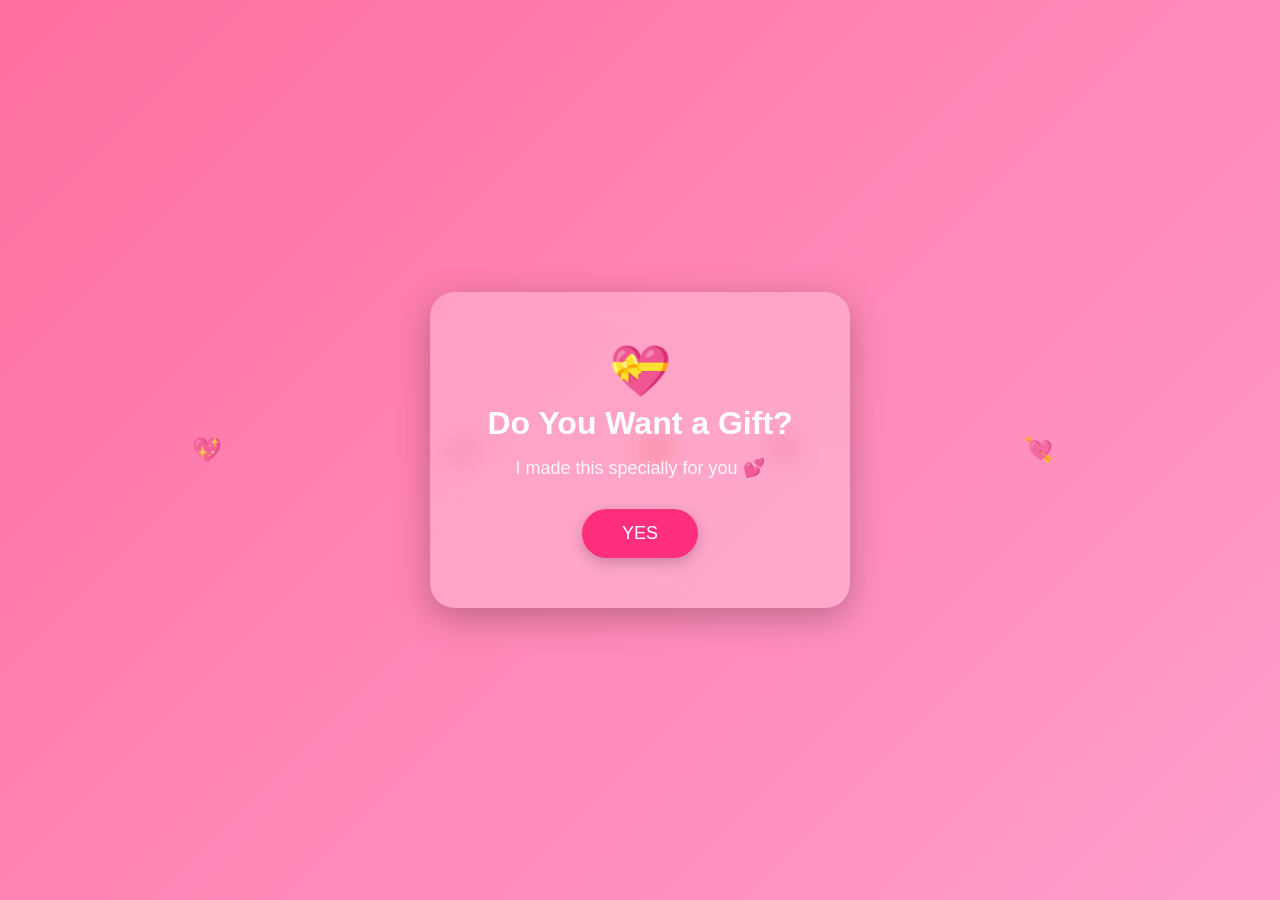
<file: beautyyy-main/index.html>
<!DOCTYPE html>
<html lang="en">
<head>
<meta charset="UTF-8">
<title>Gift For You 💝</title>

<style>

/* Reset */
*{
  margin:0;
  padding:0;
  box-sizing:border-box;
  font-family:'Segoe UI',sans-serif;
}

body{
  height:100vh;
  background:linear-gradient(135deg,#ff6fa1,#ff9ecb);
  display:flex;
  justify-content:center;
  align-items:center;
  overflow:hidden;
}

/* Floating Hearts */
.heart{
  position:absolute;
  font-size:24px;
  animation:float 6s linear infinite;
  opacity:0.7;
  z-index:0;
}

@keyframes float{
  from{transform:translateY(100vh);}
  to{transform:translateY(-10vh);}
}

.h1{left:15%;animation-delay:0s;}
.h2{left:35%;animation-delay:2s;}
.h3{left:60%;animation-delay:4s;}
.h4{left:80%;animation-delay:1s;}
.h5{left:50%;animation-delay:3s;}

/* Main Box */
.container{
  background:rgba(255,255,255,0.25);
  backdrop-filter:blur(12px);
  padding:50px 40px;
  border-radius:25px;
  text-align:center;
  width:90%;
  max-width:420px;
  box-shadow:0 10px 35px rgba(0,0,0,0.25);
  color:white;
  z-index:2;
  position:relative;
}

.main-heart{
  font-size:50px;
  animation:beat 1s infinite;
  margin-bottom:5px;
}

@keyframes beat{
  0%{transform:scale(1);}
  50%{transform:scale(1.2);}
  100%{transform:scale(1);}
}

h1{
  font-size:32px;
  margin-bottom:15px;
}

p{
  font-size:18px;
  margin-bottom:30px;
  opacity:0.9;
}

button{
  background:#ff2f7d;
  border:none;
  padding:14px 40px;
  font-size:18px;
  border-radius:30px;
  color:white;
  cursor:pointer;
  transition:0.3s;
  box-shadow:0 5px 15px rgba(0,0,0,0.2);
}

button:hover{
  background:#ff0f68;
  transform:scale(1.08);
}

</style>
</head>

<body>

<!-- Floating Hearts -->
<div class="heart h1">💖</div>
<div class="heart h2">💕</div>
<div class="heart h3">💗</div>
<div class="heart h4">💘</div>
<div class="heart h5">❤️</div>

<!-- Main Card -->
<div class="container">

  <div class="main-heart">💝</div>

  <h1>Do You Want a Gift?</h1>

  <p>I made this specially for you 💕</p>

  <button onclick="goNext()">YES</button>

</div>

<script>

function goNext(){
  window.location.href = "song.html";
}

</script>

</body>
</html>
</file>
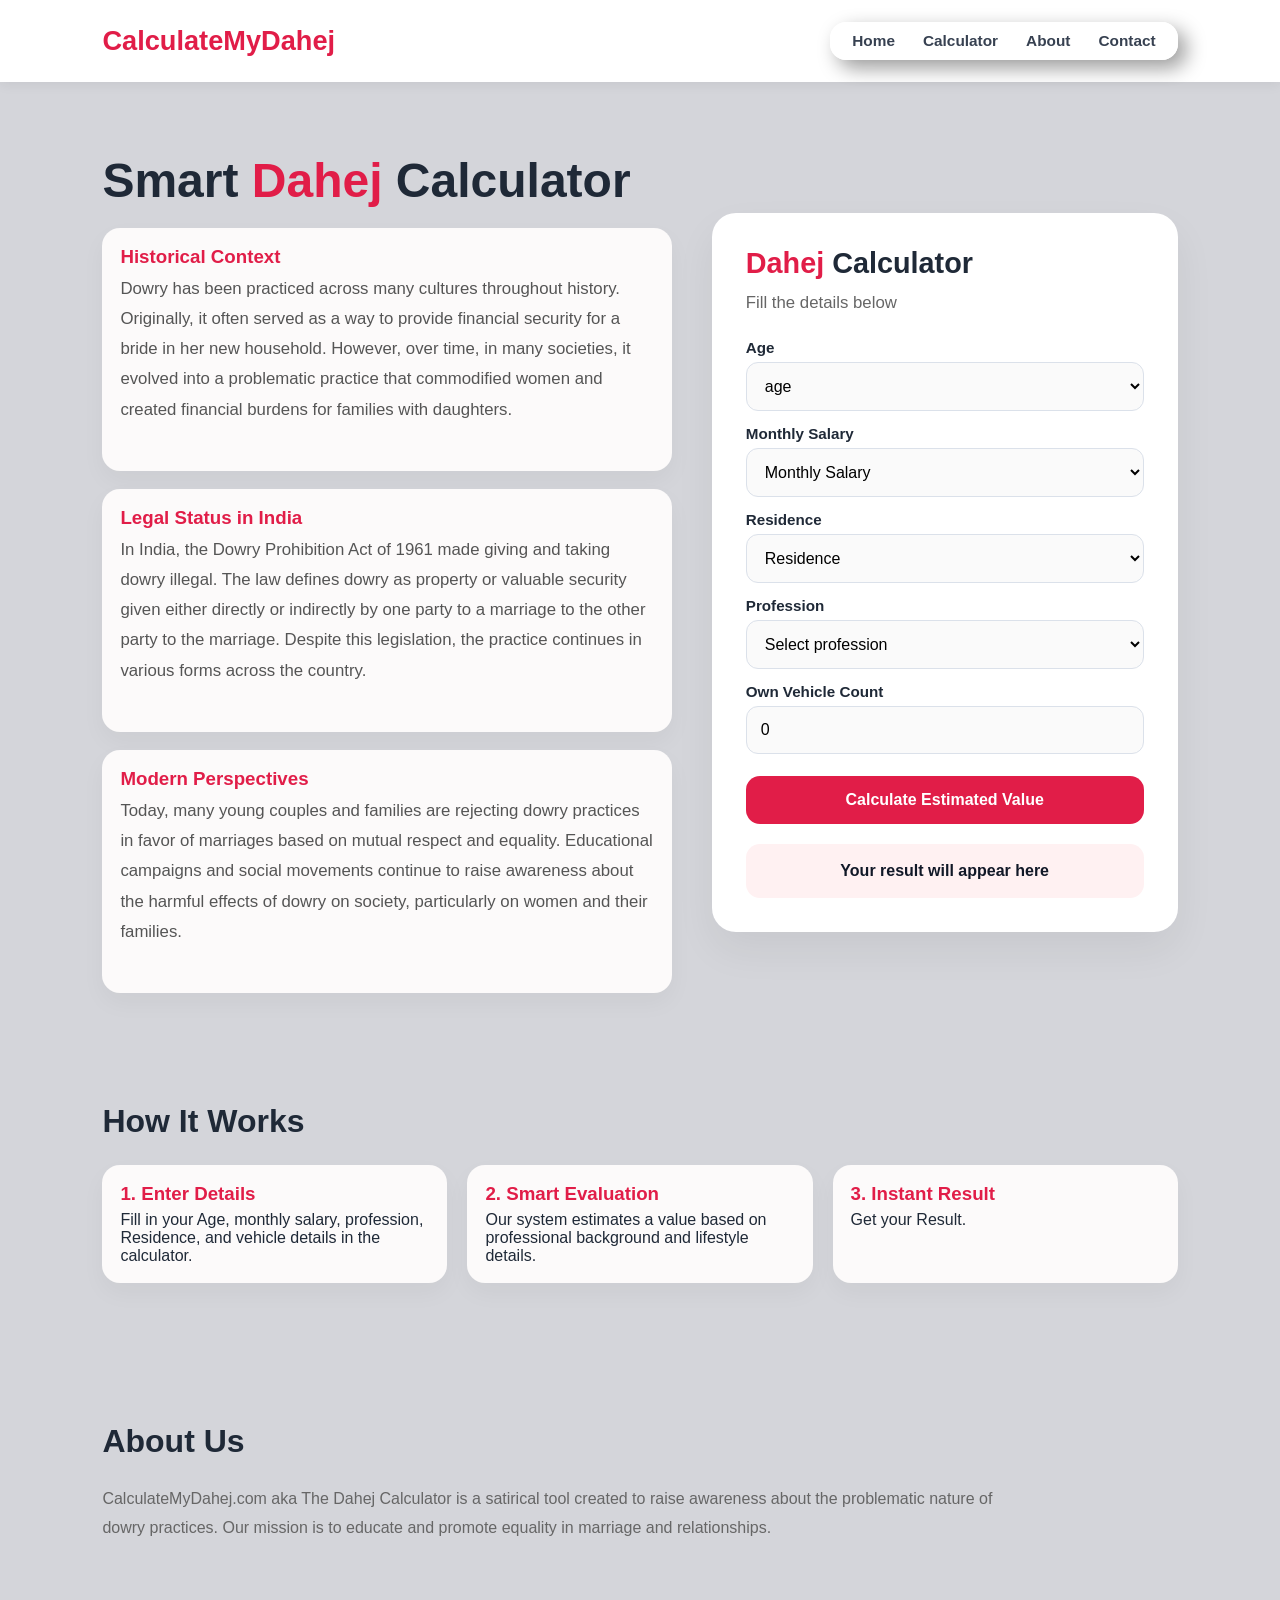
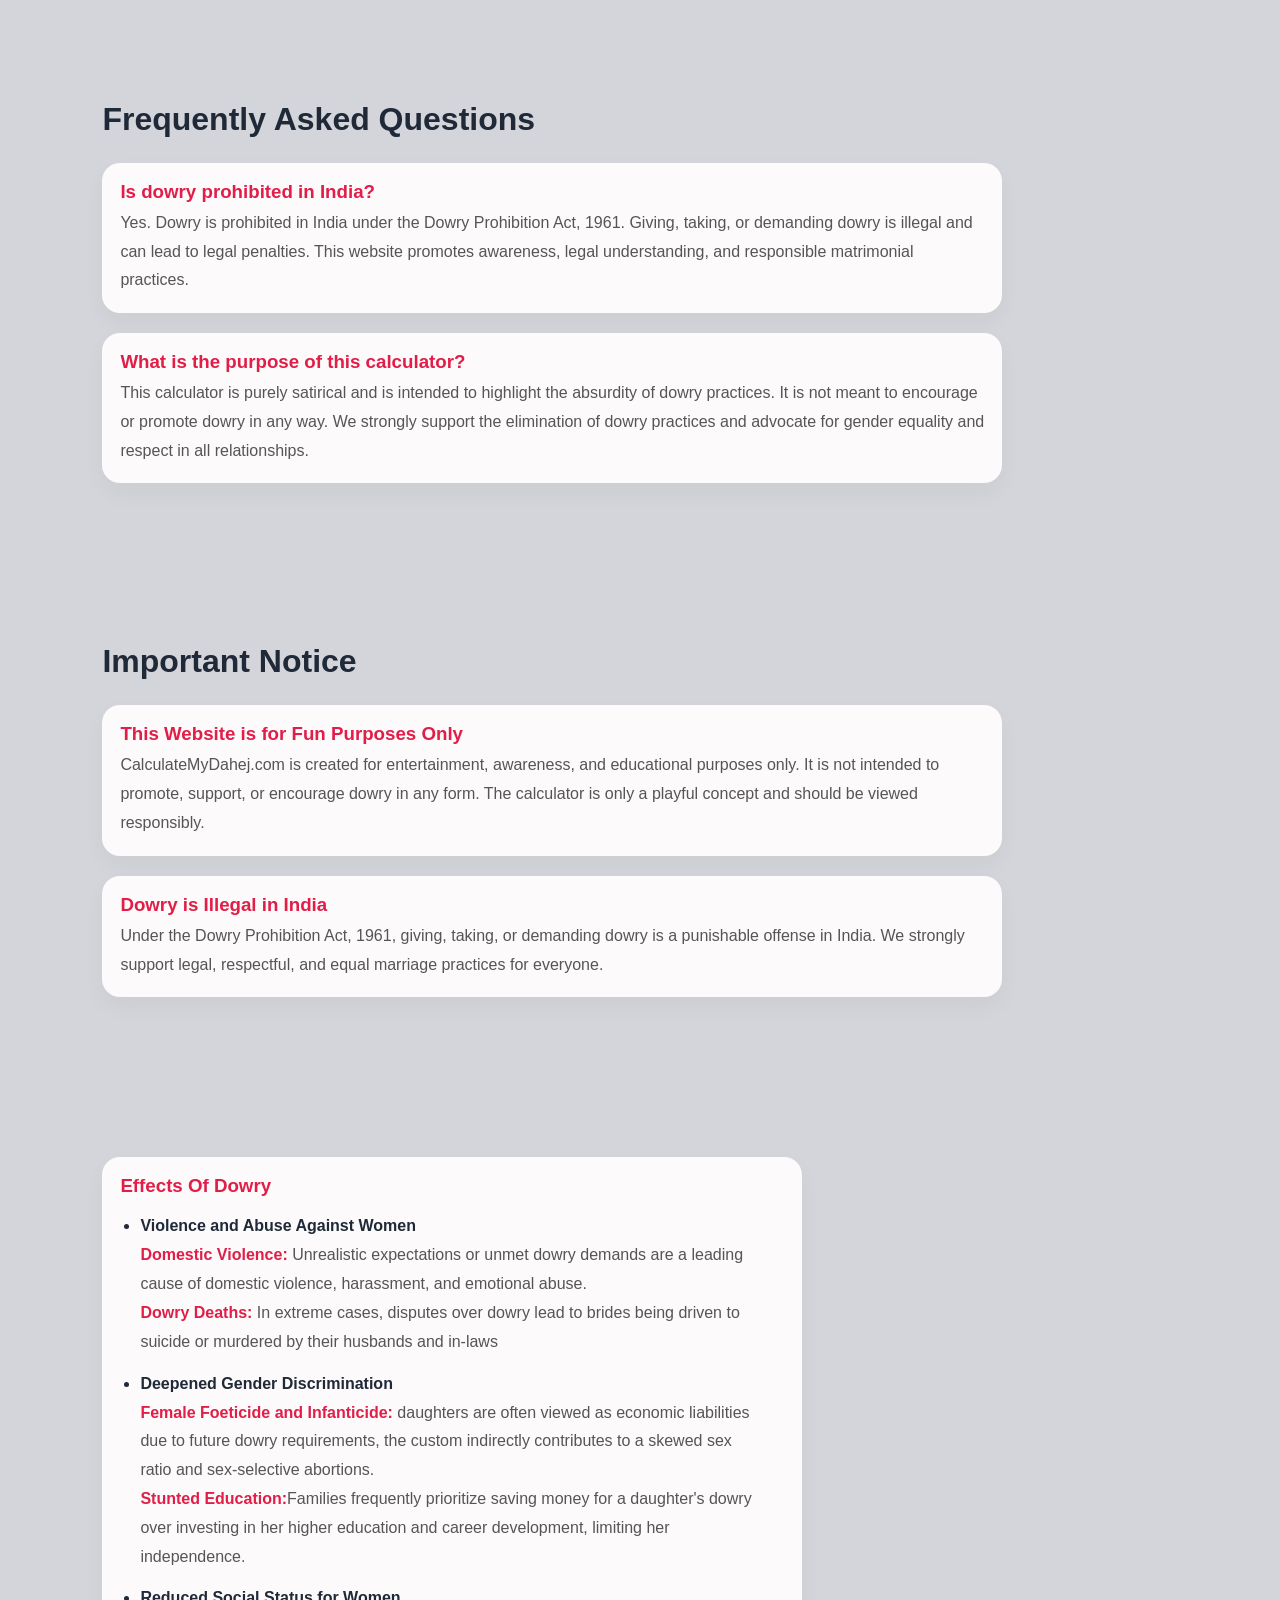
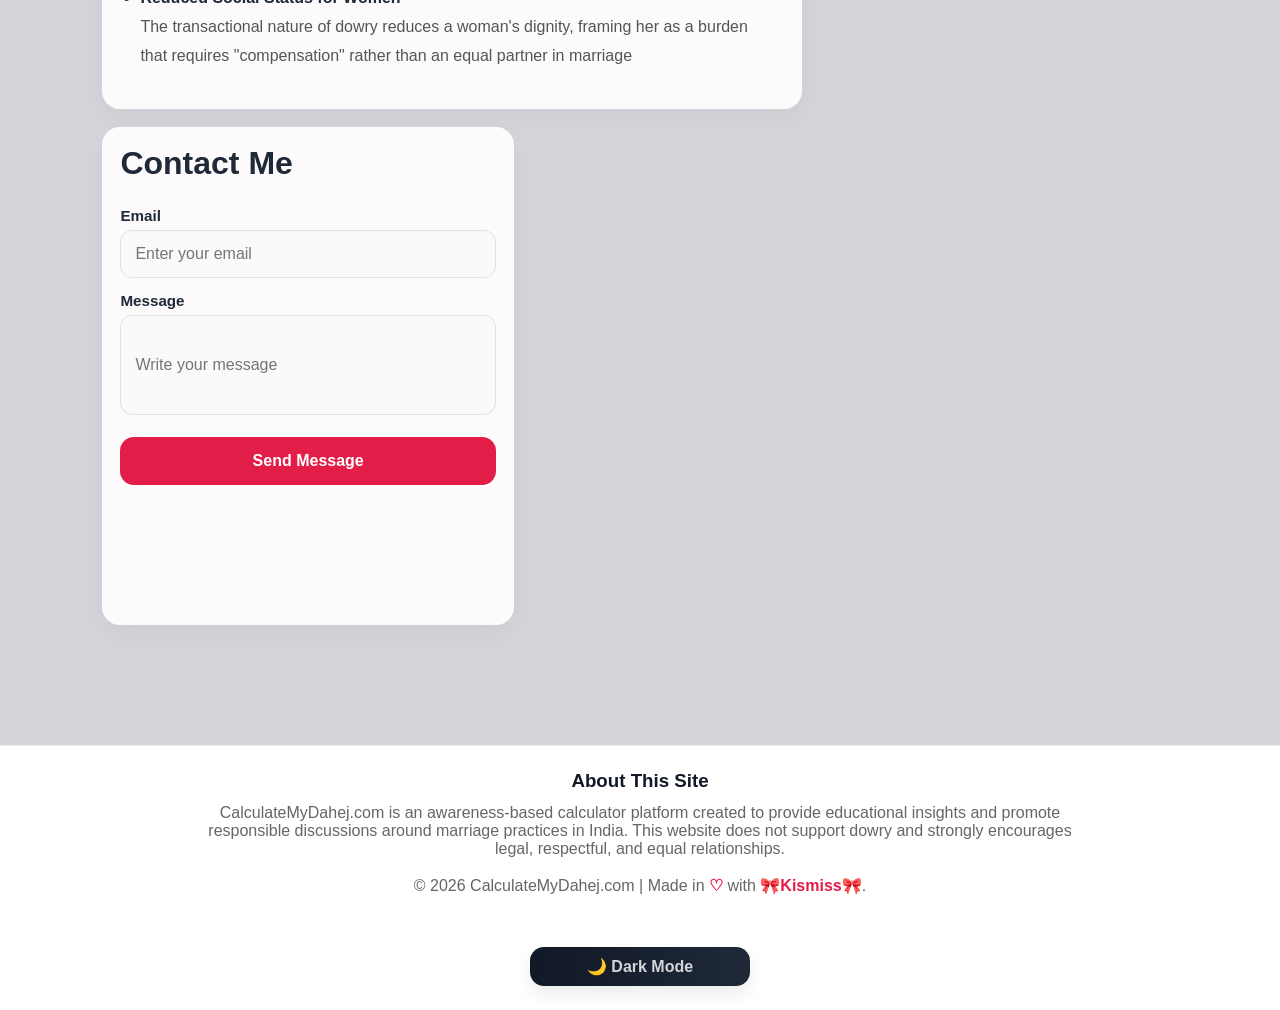
<file: calculate my dahej/index.html>
<!DOCTYPE html>
<html lang="en">

<head>
    <meta charset="UTF-8" />
    <meta name="viewport" content="width=device-width, initial-scale=1.0" />
    <link rel="stylesheet" href="assets/style.css">
    <script src="assets/script.js" defer></script>
    <title>CalculateMyDahej</title>
    <link rel="icon" href="assets/calculate_mydahej_website_icon.png" type="image/x-icon">

</head>

<body>


    <header>
        <div class="logo"><a href="#home" class="a-remove">CalculateMyDahej</a></div>
        <div style="display:flex; align-items:center; gap:18px; margin-left:auto;">
            <div class="nav">
                <a href="#home">Home</a>
                <a href="#calculator">Calculator</a>
                <a href="#about">About</a>
                <a href="#contact">Contact</a>
            </div>
        </div>
    </header>

    <section class="hero" id="home">
        <div>
            <h1>Smart <span class="col-rose-red">Dahej</span> Calculator</h1>

            <div class="stats">
                <div class="stat-card">
                    <h3>Historical Context</h3>
                    <p>Dowry has been practiced across many cultures throughout history. Originally, it often served as
                        a way to provide financial security for a bride in her new household. However, over time, in
                        many societies, it evolved into a problematic practice that commodified women and created
                        financial burdens for families with daughters.</p>
                </div>

                <div class="stat-card">
                    <h3>Legal Status in India</h3>
                    <p>In India, the Dowry Prohibition Act of 1961 made giving and taking dowry illegal. The law defines
                        dowry as property or valuable security given either directly or indirectly by one party to a
                        marriage to the other party to the marriage. Despite this legislation, the practice continues in
                        various forms across the country.</p>
                </div>

                <div class="stat-card">
                    <h3>Modern Perspectives</h3>
                    <p>Today, many young couples and families are rejecting dowry practices in favor of marriages based
                        on mutual respect and equality. Educational campaigns and social movements continue to raise
                        awareness about the harmful effects of dowry on society, particularly on women and their
                        families.</p>
                </div>
            </div>
        </div>

        <div class="calculator-box" id="calculator">
            <h2><span class="col-rose-red">Dahej </span>Calculator</h2>
            <p>Fill the details below</p>

            <label for="age">Age</label>
            <select id="age">
                <option value="0">age</option>
                <option value="22">18-24 years</option>
                <option value="27">25-30 years</option>
                <option value="32">31-35 years</option>
                <option value="40">More than 40 years</option>
            </select>
            <label for="salary">Monthly Salary</label>
            <select name="salary" id="salary">
                <option value="0">Monthly Salary</option>
                <option value="40000">Less than 50k</option>
                <option value="80000">50k-1lakh</option>
                <option value="150000">1-2lakh</option>
                <option value="300000">2-5lakh</option>
                <option value="500000">More than 5lakh</option>


            </select>

            <label for="house">Residence</label>
            <select name="house" id="house">
                <option value="0">Residence</option>
                <option value="self">Self-owned</option>
                <option value="rent">Rented</option>
                <option value="parent">Parent's House</option>

            </select>

            <label for="profession">Profession</label>
            <select id="profession">
                <option value="0">Select profession</option>
                <option value="80000">Doctor</option>
                <option value="60000">Government Officer</option>
                <option value="70000">Software Engineer</option>
                <option value="50000">Business Owner</option>
                <option value="40000">Other</option>
            </select>

            <label for="car">Own Vehicle Count</label>
            <input type="number" id="car" min="0" value="0" step="1" placeholder="Enter number of vehicles" />


            <button onclick="calculateDahej()">Calculate Estimated Value</button>


            <div id="result">Your result will appear here</div>
        </div>
    </section>

    <section class="sec">
        <h2 class="H2">How It Works</h2>
        <div class="inline-3">
            <div class="stat-card">
                <h3>1. Enter Details</h3>
                <p>Fill in your Age, monthly salary, profession, Residence, and vehicle details in the calculator.</p>
            </div>

            <div class="stat-card">
                <h3>2. Smart Evaluation</h3>
                <p>Our system estimates a value based on professional background and lifestyle details.</p>
            </div>

            <div class="stat-card">
                <h3>3. Instant Result</h3>
                <p>Get your Result.</p>
            </div>
        </div>
    </section>

    <section id="about" class="sec">
        <h2 class="H2">About Us</h2>
        <p class="para para-3">
            CalculateMyDahej.com aka The Dahej Calculator is a satirical tool created to raise awareness about the
            problematic nature of dowry practices. Our mission is to educate and promote equality in marriage and
            relationships.
        </p>
    </section>

    <section id="faq" class="sec">
        <h2 class="H2">Frequently Asked Questions</h2>

        <div class="stat-card divs" >
            <h3>Is dowry prohibited in India?</h3>
            <p class="para-2">
                Yes. Dowry is prohibited in India under the Dowry Prohibition Act, 1961.
                Giving, taking, or demanding dowry is illegal and can lead to legal penalties.
                This website promotes awareness, legal understanding, and responsible matrimonial practices.
            </p>
        </div>

        <div class="stat-card divs">
            <h3>What is the purpose of this calculator?</h3>
            <p class="para-2">
                This calculator is purely satirical and is intended to highlight the absurdity of dowry practices. It is
                not meant to encourage or promote dowry in any way. We strongly support the elimination of dowry
                practices and advocate for gender equality and respect in all relationships.
            </p>
        </div>
    </section>

    <section id="notice" class="sec">
        <h2 class="H2">Important Notice</h2>

        <div class="stat-card divs" >
            <h3>This Website is for Fun Purposes Only</h3>
            <p class="para-2">
                CalculateMyDahej.com is created for entertainment, awareness, and educational purposes only.
                It is not intended to promote, support, or encourage dowry in any form. The calculator is only a
                playful concept and should be viewed responsibly.
            </p>
        </div>

        <div class="stat-card divs" >
            <h3>Dowry is Illegal in India</h3>
            <p class="para-2">
                Under the Dowry Prohibition Act, 1961, giving, taking, or demanding dowry is a punishable offense in
                India.
                We strongly support legal, respectful, and equal marriage practices for everyone.
            </p>
        </div>
    </section>

    <section class="contact" id="contact" >
        <div class="stat-card contact-div-1">
            <h3>Effects Of Dowry</h3>
            <ul style="margin: 20px;">
                <li>
                    <h4>Violence and Abuse Against Women</h4>
                    <p class="para-2">
                        <span class="col-rose-red span-height"> Domestic Violence:</span> Unrealistic
                        expectations or unmet dowry demands are a leading cause of domestic violence, harassment, and
                        emotional abuse. <br>
                        <span class="col-rose-red span-height">Dowry Deaths:</span> In extreme cases, disputes
                        over dowry lead to brides being driven to suicide or murdered by their husbands and in-laws
                    </p>
                </li>
                <br>
                <li>
                    <h4>Deepened Gender Discrimination</h4>
                    <p class="para-2">
                        <span class="col-rose-red span-height">Female Foeticide and Infanticide:</span>
                        daughters are often viewed as economic liabilities due to future dowry requirements, the custom
                        indirectly contributes to a skewed sex ratio and sex-selective abortions.<br>
                        <span class="col-rose-red span-height">Stunted Education:</span>Families frequently
                        prioritize saving money for a daughter's dowry over investing in her higher education and career
                        development, limiting her independence.
                    </p>
                </li>
                <br>
                <li>


                    <h4>Reduced Social Status for Women</h4>
                    <p class="para-2">
                        The transactional nature of dowry reduces a woman's dignity, framing her as a burden that
                        requires "compensation" rather than an equal partner in marriage
                    </p>
                </li>
            </ul>
        </div>
        <div class="stat-card">
            <h2 class="H2">Contact Me</h2>
            <div class="contact-div-2">
                <label>Email</label>
                <input type="email" placeholder="Enter your email" required />

                <label>Message</label>
                <input type="text" placeholder="Write your message" required style="height: 100px;" />

                <button id="sendBtn">Send Message</button>
            </div>
        </div>
    </section>

    <footer>
        <div class="about">
            <h3 id="H3">About This Site</h3>
            <p class="para-3">
                CalculateMyDahej.com is an awareness-based calculator platform created to provide
                educational insights and promote responsible discussions around marriage practices in India.
                This website does not support dowry and strongly encourages legal, respectful, and equal relationships.
            </p>
            <p class="para-3">© 2026 CalculateMyDahej.com | Made in <span class="col-rose-red span-height">&#x2661;</span> with
                <span class="col-rose-red span-height"><a class="a-remove"
 href="assets/kismiss/kismiss.html" target="_blank" rel="noopener noreferrer">🎀Kismiss🎀</a></span>.
            </p>
        </div>
        <div class="div-button">
            <button id="darkToggle"
            class="darkToggle-button">🌙
                Dark Mode</button>
        </div>
    </footer>
</body>

</html>
</file>
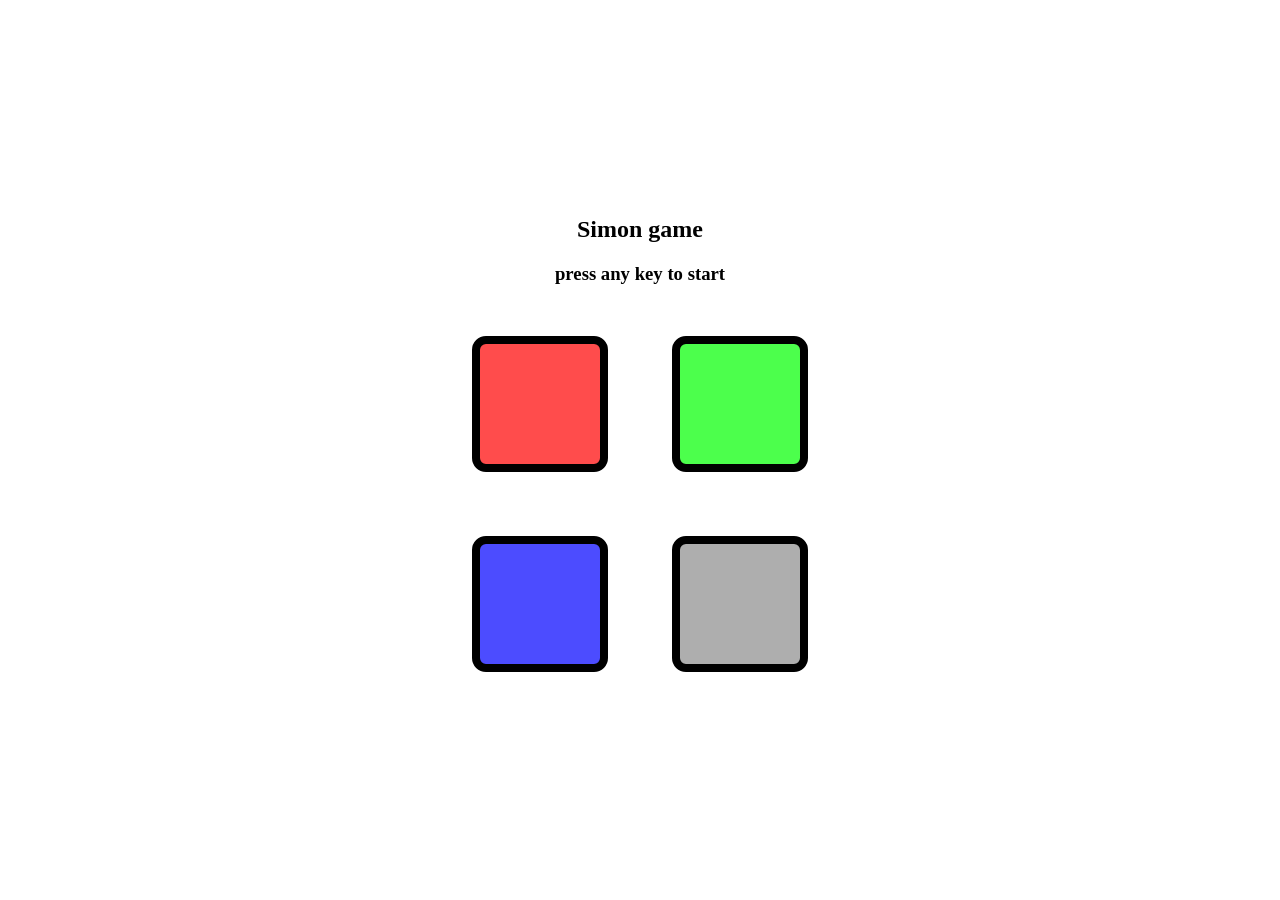
<file: SIMON_SAYS_GAME/index.html>
<!DOCTYPE html>
<html lang="en">

<head>
    <meta charset="UTF-8">
    <meta name="viewport" content="width=device-width, initial-scale=1.0">
    <title>SIMON SAYS</title>
    <link rel="stylesheet" href="style.css">
</head>

<body>
    <section>
        <h1>Simon game</h1>

        <h3>press any key to start</h3>

        <div class="main">
            <div class="button1 sty btn" type="button" id="button1"></div>
            <div class="button2 sty btn" type="button" id="button2"></div>
            <div class="button3 sty btn" type="button" id="button3"></div>
            <div class="button4 sty btn" type="button" id="button4"></div>
        </div>
    </section>
    <script src="app.js"></script>
</body>

</html>
</file>
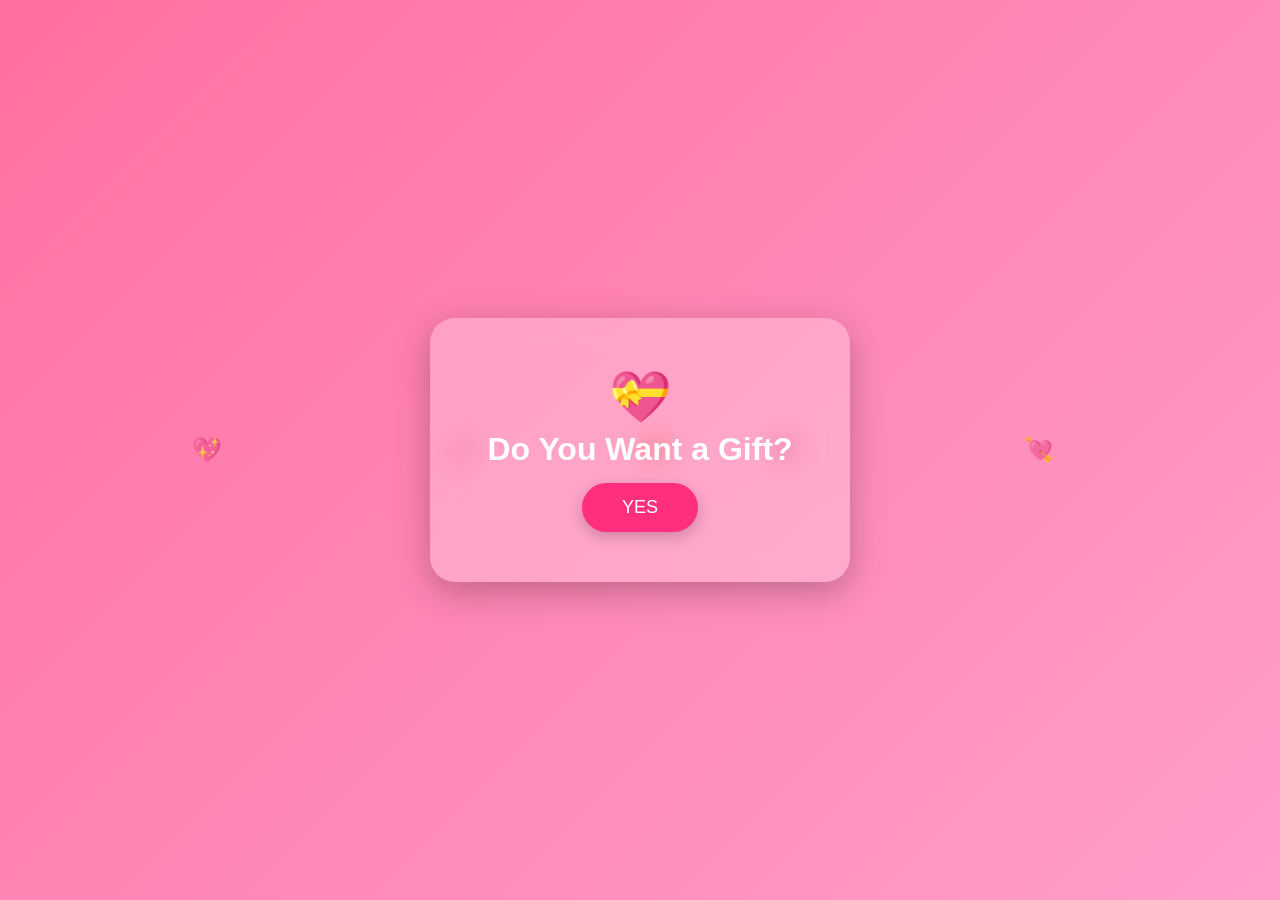
<file: calculate my dahej/assets/kismiss/kismiss.html>
<!DOCTYPE html>
<html lang="en">
<head>
<meta charset="UTF-8">
<link rel="stylesheet" href="style.css">
<link rel="icon" href="Heart-PNG.png" type="image/x-icon">
<title>Gift For You 💝</title>

</head>

<body>

<!-- Floating Hearts -->
<div class="heart h1">💖</div>
<div class="heart h2">💕</div>
<div class="heart h3">💗</div>
<div class="heart h4">💘</div>
<div class="heart h5">❤️</div>

<!-- Main Card -->
<div class="container">

  <div class="main-heart">💝</div>

  <h1 class="H1-kismiss">Do You Want a Gift?</h1>

  
  <button onclick="goNext()">YES</button>

</div>

<script src="script.js">
</script>
</body>
</html>
</file>
<file: calculate my dahej/assets/style.css>
* {
    margin: 0;
    padding: 0;
    box-sizing: border-box;
    font-family: Inter, Arial, sans-serif;
}

body {
    background: #d4d5da;
    color: #1f2937;
    transition: background 0.5s ease, color 0.5s ease;
}

header {
    position: sticky;
    top: 0;
    z-index: 1000;
    transition: background 0.5s ease, box-shadow 0.5s ease, border 0.5s ease;
    background: white;
    padding: 22px 8%;
    display: flex;
    justify-content: space-between;
    align-items: center;
    box-shadow: 0 2px 12px rgba(0, 0, 0, 0.07);
}

.logo {
    font-size: 1.7rem;
    font-weight: 700;
    color: #e11d48;
}


.nav {
    display: flex;
    align-items: center;
    gap: 28px;
    font-size: 0.96rem;
    font-weight: 600;
    background: rgba(255, 255, 255, 0.9);
    padding: 10px 22px;
    border-radius: 16px;
    box-shadow: 8px 8px 20px rgba(5, 5, 5, 0.4);
}

.nav a {
    text-decoration: none;
    color: #374151;
    position: relative;
    transition: 0.3s ease;
}

.nav a::after {
    content: "";
    position: absolute;
    left: 0;
    bottom: -6px;
    width: 0;
    height: 2px;
    background: #e11d48;
    border-radius: 20px;
    transition: width 0.3s ease;
}

.nav a:hover {
    color: #e11d48;
}

.nav a:hover::after {
    width: 100%;
}

.hero {
    padding: 70px 8% 40px;
    display: grid;
    grid-template-columns: 1.1fr 0.9fr;
    gap: 40px;
    align-items: center;
}

.hero h1 {
    font-size: 3rem;
    line-height: 1.2;
    margin-bottom: 18px;
}

.hero p {
    font-size: 1.05rem;
    line-height: 1.8;
    color: #555;
    margin-bottom: 28px;
}

.stats {
    display: flex;
    gap: 18px;
    flex-wrap: wrap;
}

.stat-card {
    transition: background 0.5s ease, box-shadow 0.5s ease, border 0.5s ease, transform 0.3s ease;
    background: rgb(252, 250, 250);
    padding: 18px;
    border-radius: 18px;
    min-width: 160px;
    box-shadow: 0 10px 25px rgba(0, 0, 0, 0.04);

}

.stat-card h3 {
    color: #e11d48;
    margin-bottom: 6px;
}

.calculator-box {
    transition: background 0.5s ease, box-shadow 0.5s ease, border 0.5s ease;
    background: white;
    padding: 34px;
    border-radius: 24px;
    box-shadow: 0 18px 40px rgba(0, 0, 0, 0.06);
}

.calculator-box h2 {
    margin-bottom: 8px;
    font-size: 1.8rem;
}

.calculator-box p {
    color: #666;
    margin-bottom: 20px;
}

label {
    display: block;
    margin: 14px 0 6px;
    font-weight: 600;
    font-size: 0.95rem;
}

input,
select {
    transition: background 0.5s ease, color 0.5s ease, border 0.5s ease;
    width: 100%;
    padding: 14px;
    border: 1px solid #dbe1ea;
    border-radius: 12px;
    font-size: 1rem;
    background: #fafafa;
}

button {
    transition: all 0.4s ease;
    width: 100%;
    margin-top: 22px;
    padding: 15px;
    border: none;
    border-radius: 14px;
    background: #e11d48;
    color: white;
    font-size: 1rem;
    font-weight: 700;
    cursor: pointer;
    transition: 0.2s;
}

button:hover {
    transform: translateY(-2px);
}

#result {
    transition: background 0.5s ease, color 0.5s ease, border 0.5s ease;
    margin-top: 20px;
    padding: 18px;
    border-radius: 14px;
    background: #fff1f2;
    font-weight: 600;
    text-align: center;
    color: #111827;
}

.contact {
    padding: 70px 8%;
    background: #d4d5da;
    display: flex;
    gap: 18px;
    flex-wrap: wrap;
    justify-content: space-between;

}

h4 {
    margin-bottom: 6px;
}
.about {
    max-width: 900px;
    margin: 0 auto;
}
#H3 {
    margin-bottom: 12px;
    color: #111827;
}

footer {
    margin-top: 50px;
    background: white;
    text-align: center;
    padding: 24px;
    color: #666;
    border-top: 1px solid #eee;
}


.col-rose-red {
    color: #e11d48;
}

.sec {
    padding: 70px 8%;
    background: #d4d5da;
}

.H2 {
    font-size: 2rem;
    margin-bottom: 25px;
}

.inline-3 {
    display: grid;
    grid-template-columns: repeat(auto-fit, minmax(240px, 1fr));
    gap: 20px;
}

.divs {
    max-width: 900px;
    margin-bottom: 20px;
}

.para {
    line-height: 1.8;
    color: #555;
    max-width: 900px;
}

.para-2 {
    line-height: 1.8;
    color: #555;
}

.para-3 {
    margin-bottom: 18px;
    color: #666;
    
}

.contact-div-1 {
    min-height: 400px;
    max-width: 700px;
    min-width: 400px;
}

.span-height {
    font-weight: 700;
}

.contact-div-2 {
    max-width: 600px;
    min-height: 400px;
}

.a-remove {
    text-decoration: none;
    color: inherit;
    cursor: pointer;
}

.div-button {
    margin-top: 30px;
    text-align: center;
}

.darkToggle-button {
    max-width: 220px;
    padding: 10px 18px;
    border-radius: 14px;
    border: none;
    background: linear-gradient(90deg, #111827, #1f2937);
    color: #d4d5da;
    cursor: pointer;
    font-weight: 600;
    box-shadow: 0 8px 18px rgba(0, 0, 0, 0.08);
    transition: all 0.4s ease;
}


@media (max-width: 900px) {
    .hero {
        grid-template-columns: 1fr;
    }

    header {
        flex-direction: column;
        gap: 15px;
    }

    .contact {
        flex-direction: column;
    }
}

/* Dark mode */
.dark {
    background: linear-gradient(135deg, #020617, #0f172a);
    color: #e2e8f0;
}

.dark header {
    background: rgba(15, 23, 42, 0.9);
    backdrop-filter: blur(10px);
    border-bottom: 1px solid #1e293b;
}

.dark .logo {
    color: #e11d48;
}

.dark .nav a {
    color: #444750;
}

.dark .nav a:hover {
    color: #e11d48;
}

.dark footer {
    background: #020617;
    border-top: 1px solid #1e293b;
    color: #94a3b8;
}

.dark .stat-card,
.dark .calculator-box {
    background: rgba(15, 23, 42, 0.8);
    border: 1px solid #1e293b;
    box-shadow: 0 10px 30px rgba(0, 0, 0, 0.5);
}

.dark h1 span {
    color: #e11d48;
}

.dark input,
.dark select {
    background: #020617;
    color: #e2e8f0;
    border: 1px solid #334155;
}

.dark input::placeholder {
    color: #64748b;
}

.dark button {
    background: linear-gradient(90deg, #e11d48, #e11d48);
}

.dark #result {
    background: #020617;
    border: 1px solid #334155;
    color: #e2e8f0;
}
.dark section {
    background: transparent !important;
}

.darkToggleActive {
    background: #e11d48 !important;
}

.dark #H3 {
    margin-bottom: 12px;
    color: #94a3b8;
}
</file>
<file: SIMON_SAYS_GAME/style.css>
body {
    display: flex;
    justify-content: center;
    align-items: center;
    height: 100vh;
    margin: 0;
}
section{
    text-align: center;
}
.main {
    height: 400px;
    width: 400px;
    display: grid;
    grid-template-columns: 1fr 1fr;
    grid-template-rows: 1fr 1fr;
}

.sty {
    border-radius: 14px;
    border: 8px solid black;
    margin: 2rem;
    text-align: center;

}

.button1 {
    background-color: rgba(255, 0, 0, 0.7);

}

.button2 {
    background-color: rgba(0, 255, 0, 0.7);
   
}

.button3 {
    background-color: rgba(0, 0, 255, 0.7);
   
}

.button4 {
    background-color: rgba(140, 140, 140, 0.7);
}

.flash {
    background-color: white;
}

.userflash{
    background-color: rgb(212, 245, 156);
}
</file>
<file: calculate my dahej/assets/kismiss/style.css>
/* Reset */
*{
  margin:0;
  padding:0;
  box-sizing:border-box;
  font-family:'Segoe UI',sans-serif;
}

body{
  height:100vh;
  background:linear-gradient(135deg,#ff6fa1,#ff9ecb);
  display:flex;
  justify-content:center;
  align-items:center;
  overflow:hidden;
}

/* Floating Hearts */
.heart{
  position:absolute;
  font-size:24px;
  animation:float 6s linear infinite;
  opacity:0.7;
  z-index:0;
}

@keyframes float{
  from{transform:translateY(100vh);}
  to{transform:translateY(-10vh);}
}

.h1{left:15%;animation-delay:0s;}
.h2{left:35%;animation-delay:2s;}
.h3{left:60%;animation-delay:4s;}
.h4{left:80%;animation-delay:1s;}
.h5{left:50%;animation-delay:3s;}

/* Main Box */
.container{
  background:rgba(255,255,255,0.25);
  backdrop-filter:blur(12px);
  padding:50px 40px;
  border-radius:25px;
  text-align:center;
  width:90%;
  max-width:420px;
  box-shadow:0 10px 35px rgba(0,0,0,0.25);
  color:white;
  z-index:2;
  position:relative;
}
.H1-song{
  font-size:30px;
  margin-bottom:25px;
}
.main-heart{
  font-size:50px;
  animation:beat 1s infinite;
  margin-bottom:5px;
}
.lyrics{
  font-size:24px;
  line-height:1.8;
  min-height:120px;
  font-weight:600;
  animation:fade 0.6s ease;
}

@keyframes beat{
  0%{transform:scale(1);}
  50%{transform:scale(1.2);}
  100%{transform:scale(1);}
}
@keyframes fade{
  from{opacity:0;transform:translateY(15px);}
  to{opacity:1;transform:translateY(0);}
}
.H1-kismiss {
  font-size:32px;
  margin-bottom:15px;
}

p{
  font-size:18px;
  margin-bottom:30px;
  opacity:0.9;
}

button{
  background:#ff2f7d;
  border:none;
  padding:14px 40px;
  font-size:18px;
  border-radius:30px;
  color:white;
  cursor:pointer;
  transition:0.3s;
  box-shadow:0 5px 15px rgba(0,0,0,0.2);
}

button:hover{
  background:#ff0f68;
  transform:scale(1.08);
}
</file>
